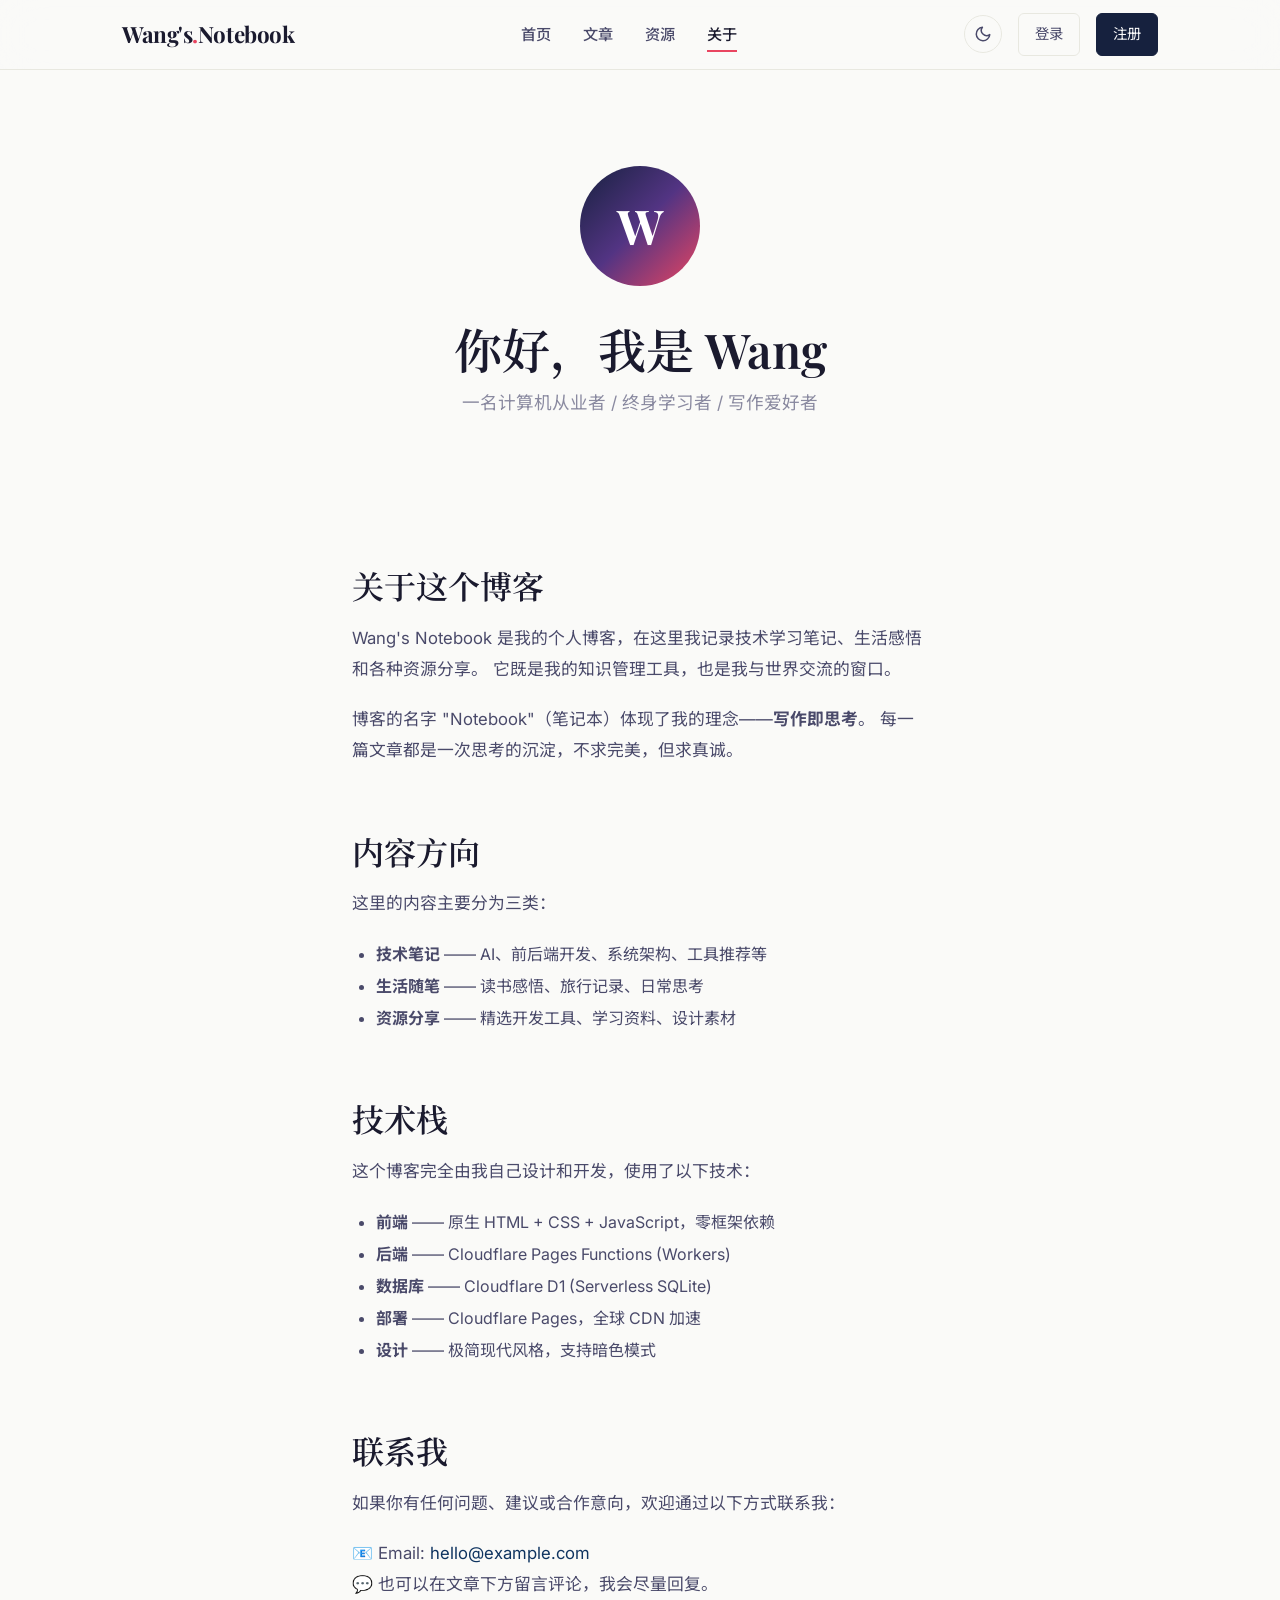
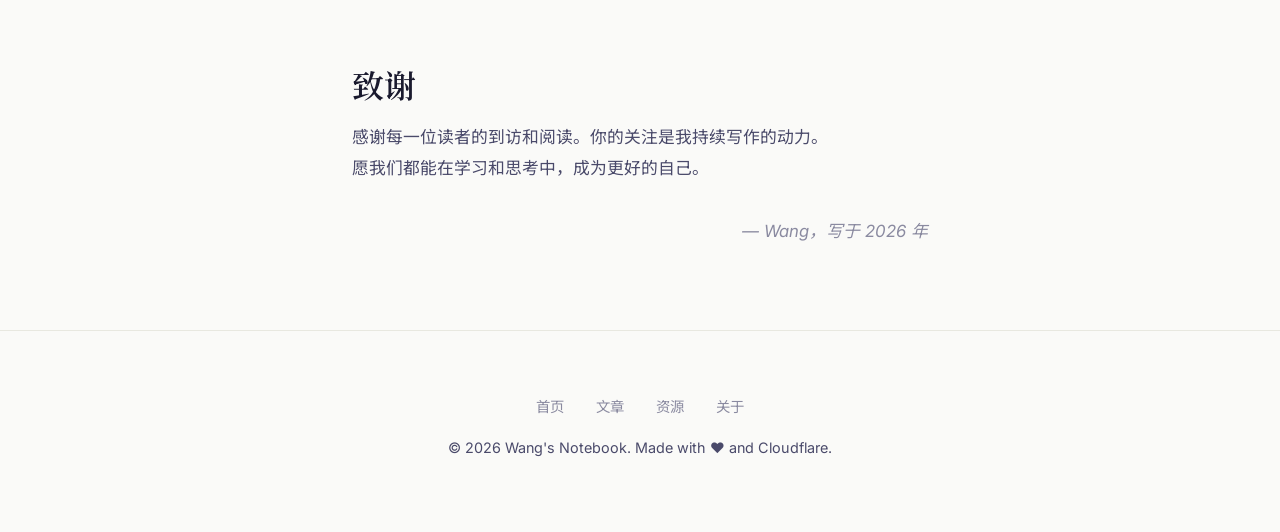
<file: public/about.html>
<!DOCTYPE html>
<html lang="zh-CN">
<head>
    <meta charset="UTF-8">
    <meta name="viewport" content="width=device-width, initial-scale=1.0">
    <title>关于 - Wang's Notebook</title>
    <link rel="preconnect" href="https://fonts.googleapis.com">
    <link rel="preconnect" href="https://fonts.gstatic.com" crossorigin>
    <link href="https://fonts.googleapis.com/css2?family=Inter:wght@400;500;600&family=Playfair+Display:wght@600;700&family=Noto+Serif+SC:wght@600;700&family=Noto+Sans+SC:wght@400;500;700&display=swap" rel="stylesheet">
    <link rel="stylesheet" href="css/style.css">
</head>
<body>
    <!-- Navigation -->
    <nav class="navbar">
        <div class="nav-inner">
            <a href="index.html" class="nav-logo">Wang's<span>.</span>Notebook</a>
            <ul class="nav-links" id="nav-links">
                <li><a href="index.html">首页</a></li>
                <li><a href="posts.html">文章</a></li>
                <li><a href="resources.html">资源</a></li>
                <li><a href="about.html" class="active">关于</a></li>
            </ul>
            <div style="display:flex;align-items:center;gap:1rem">
                <button class="theme-toggle" id="theme-toggle" aria-label="切换主题"></button>
                <div class="nav-user" id="nav-user"></div>
                <button class="mobile-menu-btn" id="mobile-menu-btn" aria-label="菜单">
                    <svg width="24" height="24" viewBox="0 0 24 24" fill="none" stroke="currentColor" stroke-width="2" stroke-linecap="round" stroke-linejoin="round"><line x1="3" y1="12" x2="21" y2="12"/><line x1="3" y1="6" x2="21" y2="6"/><line x1="3" y1="18" x2="21" y2="18"/></svg>
                </button>
            </div>
        </div>
    </nav>

    <!-- About Hero -->
    <section class="about-hero">
        <div class="container">
            <div class="about-avatar">W</div>
            <h1 style="font-size:clamp(2rem,5vw,3rem);margin-bottom:0.5rem">你好，我是 Wang</h1>
            <p style="color:var(--text-tertiary);font-size:1.1rem">一名计算机从业者 / 终身学习者 / 写作爱好者</p>
        </div>
    </section>

    <!-- About Content -->
    <section class="section-sm" style="padding-top:0">
        <div class="container about-content">
            <h2>关于这个博客</h2>
            <p>
                Wang's Notebook 是我的个人博客，在这里我记录技术学习笔记、生活感悟和各种资源分享。
                它既是我的知识管理工具，也是我与世界交流的窗口。
            </p>
            <p>
                博客的名字 "Notebook"（笔记本）体现了我的理念——<strong>写作即思考</strong>。
                每一篇文章都是一次思考的沉淀，不求完美，但求真诚。
            </p>

            <h2>内容方向</h2>
            <p>这里的内容主要分为三类：</p>
            <ul style="color:var(--text-secondary);line-height:2;padding-left:1.5rem">
                <li><strong>技术笔记</strong> —— AI、前后端开发、系统架构、工具推荐等</li>
                <li><strong>生活随笔</strong> —— 读书感悟、旅行记录、日常思考</li>
                <li><strong>资源分享</strong> —— 精选开发工具、学习资料、设计素材</li>
            </ul>

            <h2>技术栈</h2>
            <p>
                这个博客完全由我自己设计和开发，使用了以下技术：
            </p>
            <ul style="color:var(--text-secondary);line-height:2;padding-left:1.5rem">
                <li><strong>前端</strong> —— 原生 HTML + CSS + JavaScript，零框架依赖</li>
                <li><strong>后端</strong> —— Cloudflare Pages Functions (Workers)</li>
                <li><strong>数据库</strong> —— Cloudflare D1 (Serverless SQLite)</li>
                <li><strong>部署</strong> —— Cloudflare Pages，全球 CDN 加速</li>
                <li><strong>设计</strong> —— 极简现代风格，支持暗色模式</li>
            </ul>

            <h2>联系我</h2>
            <p>
                如果你有任何问题、建议或合作意向，欢迎通过以下方式联系我：
            </p>
            <p>
                📧 Email: <a href="mailto:hello@example.com">hello@example.com</a><br>
                💬 也可以在文章下方留言评论，我会尽量回复。
            </p>

            <h2>致谢</h2>
            <p>
                感谢每一位读者的到访和阅读。你的关注是我持续写作的动力。<br>
                愿我们都能在学习和思考中，成为更好的自己。
            </p>
            <p style="text-align:right;margin-top:2rem;font-style:italic;color:var(--text-tertiary)">
                — Wang，写于 2026 年
            </p>
        </div>
    </section>

    <!-- Footer -->
    <footer class="footer">
        <div class="container">
            <div class="footer-links">
                <a href="index.html">首页</a>
                <a href="posts.html">文章</a>
                <a href="resources.html">资源</a>
                <a href="about.html">关于</a>
            </div>
            <p>© 2026 Wang's Notebook. Made with ❤️ and Cloudflare.</p>
        </div>
    </footer>

    <script src="js/main.js"></script>
</body>
</html>
</file>
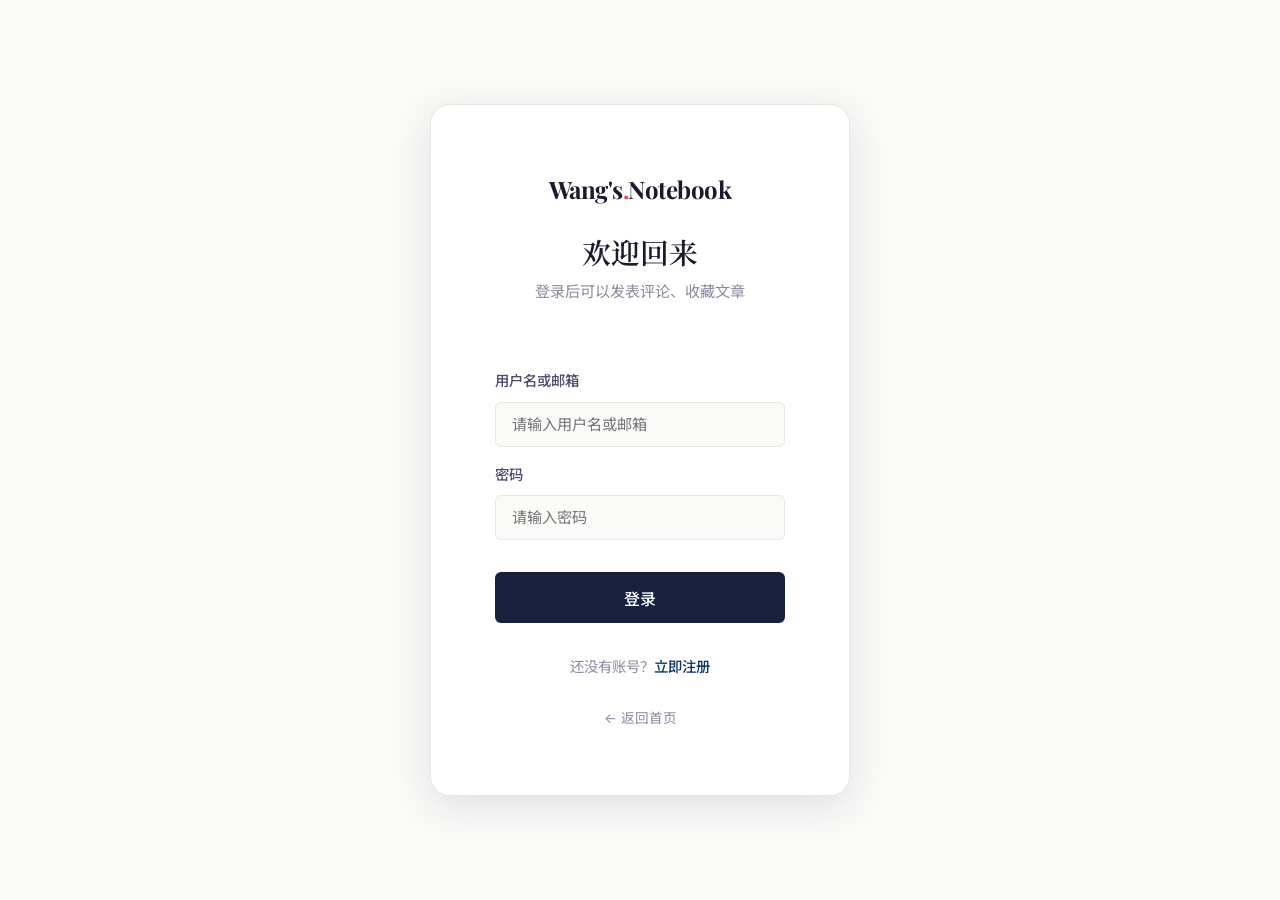
<file: public/login.html>
<!DOCTYPE html>
<html lang="zh-CN">
<head>
    <meta charset="UTF-8">
    <meta name="viewport" content="width=device-width, initial-scale=1.0">
    <title>登录 - Wang's Notebook</title>
    <link rel="preconnect" href="https://fonts.googleapis.com">
    <link rel="preconnect" href="https://fonts.gstatic.com" crossorigin>
    <link href="https://fonts.googleapis.com/css2?family=Inter:wght@400;500;600&family=Playfair+Display:wght@600;700&family=Noto+Serif+SC:wght@600;700&family=Noto+Sans+SC:wght@400;500;700&display=swap" rel="stylesheet">
    <link rel="stylesheet" href="css/style.css">
</head>
<body>
    <div class="auth-page">
        <div class="auth-card">
            <div class="auth-header">
                <a href="index.html" style="font-family:var(--font-serif);font-size:1.5rem;font-weight:700;color:var(--text-primary);letter-spacing:-0.02em">
                    Wang's<span style="color:var(--accent-highlight)">.</span>Notebook
                </a>
                <h1 style="margin-top:1.5rem">欢迎回来</h1>
                <p>登录后可以发表评论、收藏文章</p>
            </div>

            <form id="login-form" onsubmit="handleLogin(event)">
                <div class="form-group">
                    <label for="username">用户名或邮箱</label>
                    <input type="text" id="username" name="username" placeholder="请输入用户名或邮箱" required>
                </div>

                <div class="form-group">
                    <label for="password">密码</label>
                    <input type="password" id="password" name="password" placeholder="请输入密码" required>
                </div>

                <div class="form-error" id="form-error"></div>

                <button type="submit" class="auth-submit" id="submit-btn">登录</button>
            </form>

            <div class="auth-footer">
                还没有账号？<a href="register.html">立即注册</a>
            </div>

            <div style="text-align:center;margin-top:1.5rem">
                <a href="index.html" style="color:var(--text-tertiary);font-size:0.85rem">← 返回首页</a>
            </div>
        </div>
    </div>

    <script src="js/main.js"></script>
    <script>
        async function handleLogin(e) {
            e.preventDefault();

            const username = document.getElementById('username').value.trim();
            const password = document.getElementById('password').value;
            const errorEl = document.getElementById('form-error');
            const submitBtn = document.getElementById('submit-btn');

            errorEl.classList.remove('show');
            submitBtn.disabled = true;
            submitBtn.textContent = '登录中...';

            try {
                const { ok, data } = await apiRequest('/auth/login', {
                    method: 'POST',
                    body: JSON.stringify({ username, password })
                });

                if (ok) {
                    setAuth(data.token, data.user);
                    showToast('登录成功', 'success');

                    // Redirect back or to home
                    const redirectUrl = new URLSearchParams(window.location.search).get('redirect');
                    setTimeout(() => {
                        window.location.href = redirectUrl || 'index.html';
                    }, 500);
                } else {
                    errorEl.textContent = data.error || '登录失败';
                    errorEl.classList.add('show');
                }
            } catch (err) {
                errorEl.textContent = '网络错误，请稍后重试';
                errorEl.classList.add('show');
            } finally {
                submitBtn.disabled = false;
                submitBtn.textContent = '登录';
            }
        }
    </script>
</body>
</html>
</file>
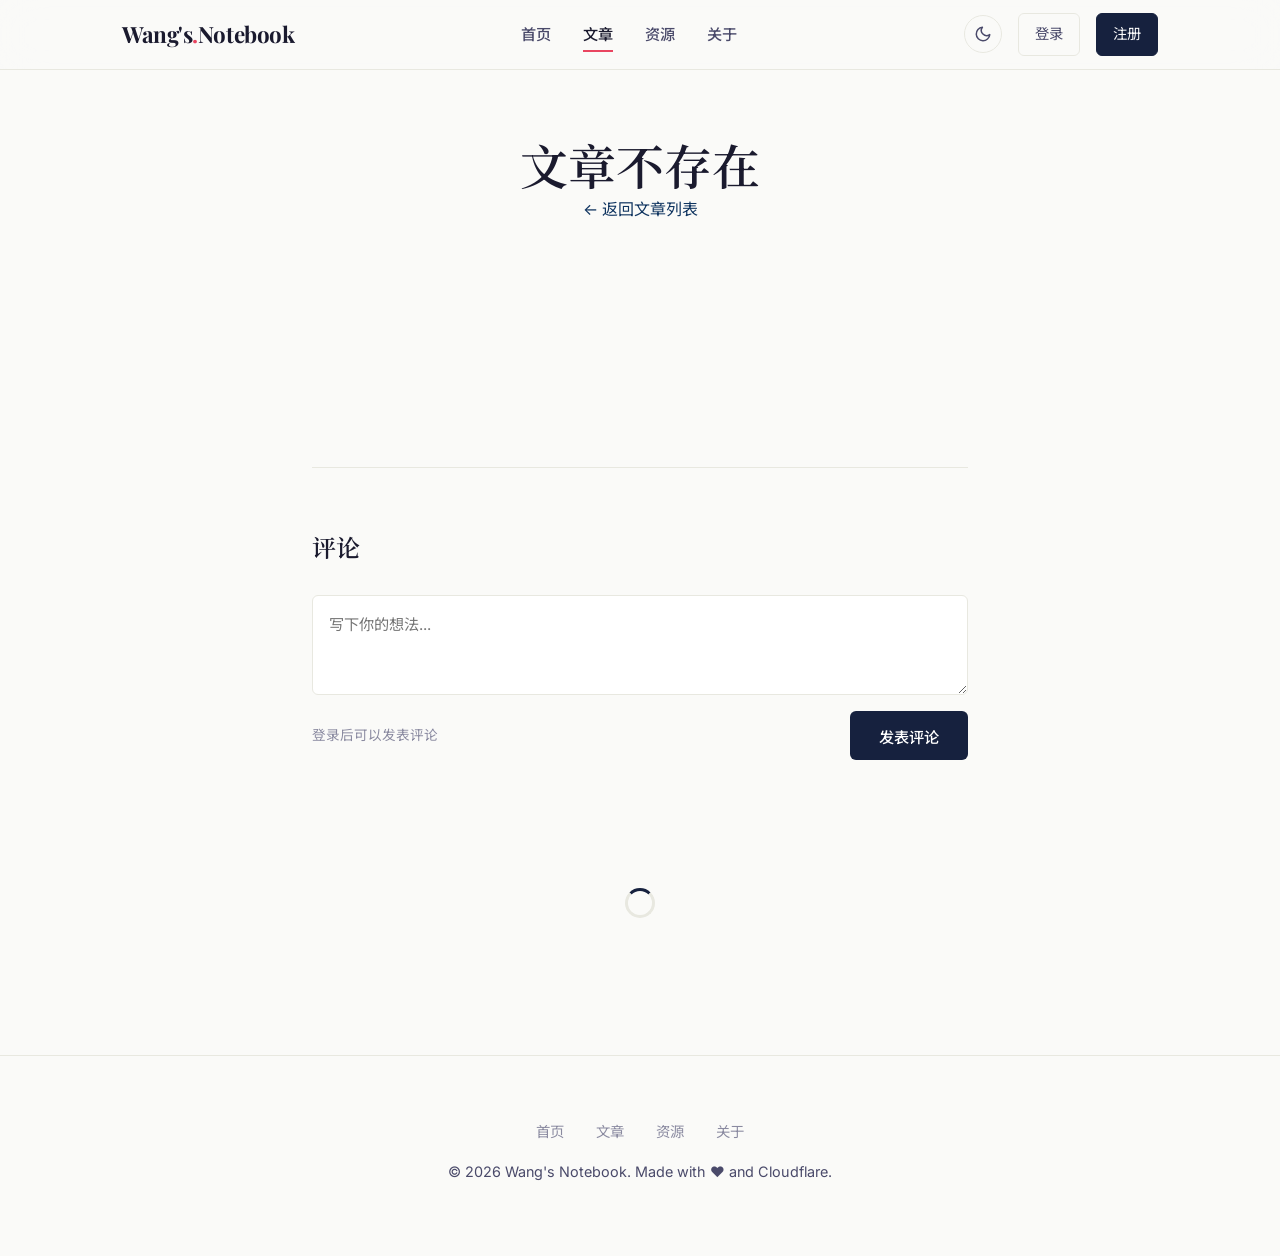
<file: public/post.html>
<!DOCTYPE html>
<html lang="zh-CN">
<head>
    <meta charset="UTF-8">
    <meta name="viewport" content="width=device-width, initial-scale=1.0">
    <title>文章 - Wang's Notebook</title>
    <link rel="preconnect" href="https://fonts.googleapis.com">
    <link rel="preconnect" href="https://fonts.gstatic.com" crossorigin>
    <link href="https://fonts.googleapis.com/css2?family=Inter:wght@400;500;600&family=Playfair+Display:wght@600;700&family=Noto+Serif+SC:wght@600;700&family=Noto+Sans+SC:wght@400;500;700&family=JetBrains+Mono:wght@400;500&display=swap" rel="stylesheet">
    <link rel="stylesheet" href="css/style.css">
</head>
<body>
    <!-- Navigation -->
    <nav class="navbar">
        <div class="nav-inner">
            <a href="index.html" class="nav-logo">Wang's<span>.</span>Notebook</a>
            <ul class="nav-links" id="nav-links">
                <li><a href="index.html">首页</a></li>
                <li><a href="posts.html" class="active">文章</a></li>
                <li><a href="resources.html">资源</a></li>
                <li><a href="about.html">关于</a></li>
            </ul>
            <div style="display:flex;align-items:center;gap:1rem">
                <button class="theme-toggle" id="theme-toggle" aria-label="切换主题"></button>
                <div class="nav-user" id="nav-user"></div>
                <button class="mobile-menu-btn" id="mobile-menu-btn" aria-label="菜单">
                    <svg width="24" height="24" viewBox="0 0 24 24" fill="none" stroke="currentColor" stroke-width="2" stroke-linecap="round" stroke-linejoin="round"><line x1="3" y1="12" x2="21" y2="12"/><line x1="3" y1="6" x2="21" y2="6"/><line x1="3" y1="18" x2="21" y2="18"/></svg>
                </button>
            </div>
        </div>
    </nav>

    <!-- Article -->
    <article class="container">
        <header class="article-header" id="article-header">
            <div class="loading"><div class="loading-spinner"></div></div>
        </header>

        <div class="article-content" id="article-content">
        </div>

        <!-- Comments Section -->
        <section class="comments-section">
            <h2 class="comments-title">评论 <span id="comment-count" style="color:var(--text-tertiary);font-size:1rem;font-weight:400"></span></h2>

            <div class="comment-form" id="comment-form">
                <textarea id="comment-input" placeholder="写下你的想法..."></textarea>
                <div class="comment-form-footer">
                    <span class="hint" id="comment-hint">登录后可以发表评论</span>
                    <button class="btn btn-primary" id="comment-submit" onclick="submitComment()">发表评论</button>
                </div>
            </div>

            <div class="comment-list" id="comment-list">
                <div class="loading"><div class="loading-spinner"></div></div>
            </div>
        </section>
    </article>

    <!-- Footer -->
    <footer class="footer">
        <div class="container">
            <div class="footer-links">
                <a href="index.html">首页</a>
                <a href="posts.html">文章</a>
                <a href="resources.html">资源</a>
                <a href="about.html">关于</a>
            </div>
            <p>© 2026 Wang's Notebook. Made with ❤️ and Cloudflare.</p>
        </div>
    </footer>

    <script src="js/main.js"></script>
    <script>
        let currentPostId = null;
        let currentPostSlug = null;

        // Get slug from URL
        const urlParams = new URLSearchParams(window.location.search);
        currentPostSlug = urlParams.get('slug');

        // Load post
        async function loadPost() {
            if (!currentPostSlug) {
                document.getElementById('article-header').innerHTML = `
                    <h1>文章不存在</h1>
                    <p><a href="posts.html">← 返回文章列表</a></p>
                `;
                return;
            }

            try {
                const { ok, data } = await apiRequest(`/posts/${currentPostSlug}`);

                if (!ok || !data.post) {
                    document.getElementById('article-header').innerHTML = `
                        <h1>文章不存在</h1>
                        <p><a href="posts.html">← 返回文章列表</a></p>
                    `;
                    return;
                }

                const post = data.post;
                currentPostId = post.id;

                // Update page title
                document.title = `${post.title} - Wang's Notebook`;

                // Render header
                document.getElementById('article-header').innerHTML = `
                    <span class="post-category ${getCategoryClass(post.category)}">${getCategoryLabel(post.category)}</span>
                    <h1 class="article-title">${escapeHtml(post.title)}</h1>
                    <div class="article-meta">
                        <span>${formatDate(post.created_at)}</span>
                        <span>·</span>
                        <span>${(post.tags || '').split(',').filter(t => t).map(t => `#${escapeHtml(t.trim())}`).join(' ')}</span>
                    </div>
                `;

                // Render content
                document.getElementById('article-content').innerHTML = renderMarkdown(post.content);

                // Load comments
                loadComments();

            } catch (e) {
                console.error('Failed to load post:', e);
                document.getElementById('article-header').innerHTML = `
                    <h1>加载失败</h1>
                    <p style="color:var(--text-tertiary)">请刷新重试，或检查 API 服务是否正常运行。</p>
                    <p><a href="posts.html">← 返回文章列表</a></p>
                `;
            }
        }

        // Load comments
        async function loadComments() {
            if (!currentPostId) return;

            const listContainer = document.getElementById('comment-list');
            listContainer.innerHTML = '<div class="loading"><div class="loading-spinner"></div></div>';

            // Update comment form based on auth state
            const submitBtn = document.getElementById('comment-submit');
            const hint = document.getElementById('comment-hint');
            const input = document.getElementById('comment-input');

            if (isLoggedIn()) {
                const user = getUser();
                hint.textContent = `以 ${user.username} 的身份评论`;
                input.disabled = false;
                submitBtn.disabled = false;
            } else {
                hint.innerHTML = '请先 <a href="login.html">登录</a> 后发表评论';
                input.disabled = true;
                input.placeholder = '登录后可以发表评论...';
                submitBtn.disabled = true;
            }

            try {
                const { data } = await apiRequest(`/comments?post_id=${currentPostId}`);
                const comments = data.comments || [];

                document.getElementById('comment-count').textContent = `(${comments.length})`;

                if (comments.length === 0) {
                    listContainer.innerHTML = `
                        <div style="text-align:center;padding:2rem;color:var(--text-tertiary)">
                            <p>暂无评论，来抢沙发吧~</p>
                        </div>
                    `;
                    return;
                }

                listContainer.innerHTML = comments.map(comment => `
                    <div class="comment-item">
                        <div class="comment-header">
                            <div class="comment-avatar">${comment.username.charAt(0).toUpperCase()}</div>
                            <div>
                                <div class="comment-author">${escapeHtml(comment.username)}</div>
                                <div class="comment-time">${formatDate(comment.created_at)}</div>
                            </div>
                        </div>
                        <div class="comment-content">${escapeHtml(comment.content).replace(/\n/g, '<br>')}</div>
                    </div>
                `).join('');

            } catch (e) {
                console.error('Failed to load comments:', e);
                listContainer.innerHTML = `
                    <p style="text-align:center;color:var(--text-tertiary)">评论加载失败</p>
                `;
            }
        }

        // Submit comment
        async function submitComment() {
            if (!isLoggedIn()) {
                showToast('请先登录', 'error');
                window.location.href = 'login.html';
                return;
            }

            const input = document.getElementById('comment-input');
            const content = input.value.trim();

            if (!content) {
                showToast('评论内容不能为空', 'error');
                return;
            }

            if (content.length > 1000) {
                showToast('评论不能超过 1000 字', 'error');
                return;
            }

            const submitBtn = document.getElementById('comment-submit');
            submitBtn.disabled = true;
            submitBtn.textContent = '发送中...';

            try {
                const { ok, data } = await apiRequest('/comments', {
                    method: 'POST',
                    body: JSON.stringify({
                        post_id: currentPostId,
                        content: content
                    })
                });

                if (ok) {
                    showToast('评论发布成功', 'success');
                    input.value = '';
                    loadComments();
                } else {
                    showToast(data.error || '评论发布失败', 'error');
                }
            } catch (e) {
                console.error('Failed to submit comment:', e);
                showToast('评论发布失败，请重试', 'error');
            } finally {
                submitBtn.disabled = false;
                submitBtn.textContent = '发表评论';
            }
        }

        // Initialize
        loadPost();
    </script>
</body>
</html>
</file>
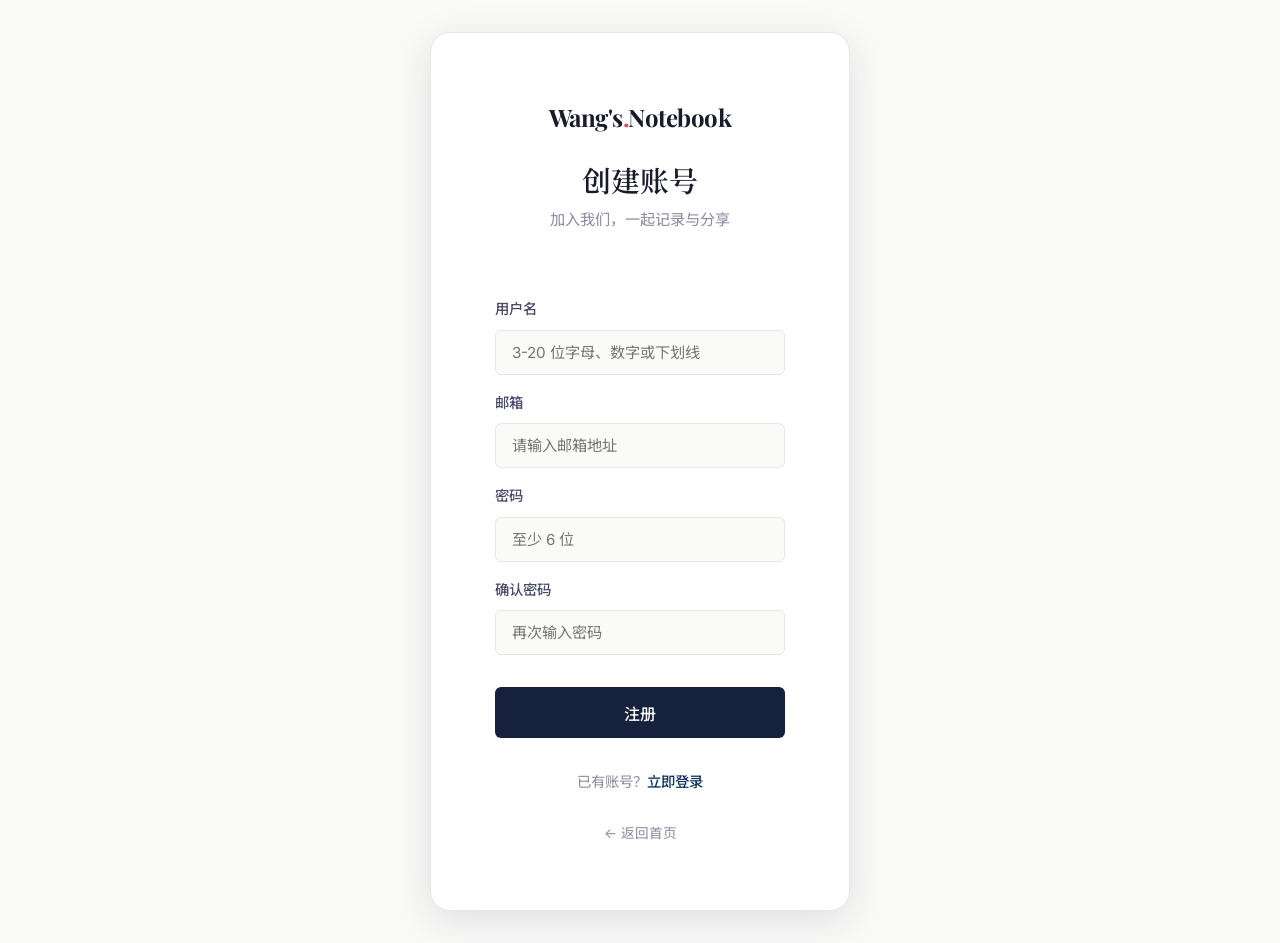
<file: public/register.html>
<!DOCTYPE html>
<html lang="zh-CN">
<head>
    <meta charset="UTF-8">
    <meta name="viewport" content="width=device-width, initial-scale=1.0">
    <title>注册 - Wang's Notebook</title>
    <link rel="preconnect" href="https://fonts.googleapis.com">
    <link rel="preconnect" href="https://fonts.gstatic.com" crossorigin>
    <link href="https://fonts.googleapis.com/css2?family=Inter:wght@400;500;600&family=Playfair+Display:wght@600;700&family=Noto+Serif+SC:wght@600;700&family=Noto+Sans+SC:wght@400;500;700&display=swap" rel="stylesheet">
    <link rel="stylesheet" href="css/style.css">
</head>
<body>
    <div class="auth-page">
        <div class="auth-card">
            <div class="auth-header">
                <a href="index.html" style="font-family:var(--font-serif);font-size:1.5rem;font-weight:700;color:var(--text-primary);letter-spacing:-0.02em">
                    Wang's<span style="color:var(--accent-highlight)">.</span>Notebook
                </a>
                <h1 style="margin-top:1.5rem">创建账号</h1>
                <p>加入我们，一起记录与分享</p>
            </div>

            <form id="register-form" onsubmit="handleRegister(event)">
                <div class="form-group">
                    <label for="username">用户名</label>
                    <input type="text" id="username" name="username" placeholder="3-20 位字母、数字或下划线" required minlength="3" maxlength="20">
                </div>

                <div class="form-group">
                    <label for="email">邮箱</label>
                    <input type="email" id="email" name="email" placeholder="请输入邮箱地址" required>
                </div>

                <div class="form-group">
                    <label for="password">密码</label>
                    <input type="password" id="password" name="password" placeholder="至少 6 位" required minlength="6">
                </div>

                <div class="form-group">
                    <label for="confirm-password">确认密码</label>
                    <input type="password" id="confirm-password" name="confirm-password" placeholder="再次输入密码" required minlength="6">
                </div>

                <div class="form-error" id="form-error"></div>

                <button type="submit" class="auth-submit" id="submit-btn">注册</button>
            </form>

            <div class="auth-footer">
                已有账号？<a href="login.html">立即登录</a>
            </div>

            <div style="text-align:center;margin-top:1.5rem">
                <a href="index.html" style="color:var(--text-tertiary);font-size:0.85rem">← 返回首页</a>
            </div>
        </div>
    </div>

    <script src="js/main.js"></script>
    <script>
        async function handleRegister(e) {
            e.preventDefault();

            const username = document.getElementById('username').value.trim();
            const email = document.getElementById('email').value.trim();
            const password = document.getElementById('password').value;
            const confirmPassword = document.getElementById('confirm-password').value;
            const errorEl = document.getElementById('form-error');
            const submitBtn = document.getElementById('submit-btn');

            errorEl.classList.remove('show');

            // Validation
            if (password !== confirmPassword) {
                errorEl.textContent = '两次输入的密码不一致';
                errorEl.classList.add('show');
                return;
            }

            if (!/^[a-zA-Z0-9_]{3,20}$/.test(username)) {
                errorEl.textContent = '用户名只能包含字母、数字和下划线，长度 3-20 位';
                errorEl.classList.add('show');
                return;
            }

            submitBtn.disabled = true;
            submitBtn.textContent = '注册中...';

            try {
                const { ok, data } = await apiRequest('/auth/register', {
                    method: 'POST',
                    body: JSON.stringify({ username, email, password })
                });

                if (ok) {
                    setAuth(data.token, data.user);
                    showToast('注册成功', 'success');

                    setTimeout(() => {
                        window.location.href = 'index.html';
                    }, 500);
                } else {
                    errorEl.textContent = data.error || '注册失败';
                    errorEl.classList.add('show');
                }
            } catch (err) {
                errorEl.textContent = '网络错误，请稍后重试';
                errorEl.classList.add('show');
            } finally {
                submitBtn.disabled = false;
                submitBtn.textContent = '注册';
            }
        }
    </script>
</body>
</html>
</file>
<file: public/css/style.css>
/* ============================================
   Wang's Notebook - Main Stylesheet
   Design: Minimal Modern | Deep Space Blue | Aurora Teal | Warm White
   ============================================ */

/* ---------- CSS Variables ---------- */
:root {
    /* Colors - Light Mode */
    --bg-primary: #FAFAF8;
    --bg-secondary: #FFFFFF;
    --bg-tertiary: #F5F5F2;
    --text-primary: #1A1A2E;
    --text-secondary: #4A4A6A;
    --text-tertiary: #8A8AA0;
    --accent-blue: #16213E;
    --accent-teal: #0F3460;
    --accent-aurora: #533483;
    --accent-highlight: #E94560;
    --border-color: #E8E8E0;
    --shadow-sm: 0 1px 3px rgba(22, 33, 62, 0.06);
    --shadow-md: 0 4px 20px rgba(22, 33, 62, 0.08);
    --shadow-lg: 0 10px 40px rgba(22, 33, 62, 0.12);

    /* Typography */
    --font-serif: 'Playfair Display', 'Source Han Serif SC', 'Noto Serif SC', Georgia, serif;
    --font-sans: 'Inter', 'Noto Sans SC', -apple-system, BlinkMacSystemFont, 'Segoe UI', sans-serif;
    --font-mono: 'JetBrains Mono', 'Fira Code', monospace;

    /* Spacing */
    --space-xs: 0.5rem;
    --space-sm: 1rem;
    --space-md: 2rem;
    --space-lg: 4rem;
    --space-xl: 6rem;

    /* Layout */
    --max-width: 720px;
    --max-width-wide: 1100px;
    --nav-height: 70px;
    --radius-sm: 6px;
    --radius-md: 12px;
    --radius-lg: 20px;

    /* Transitions */
    --transition-fast: 0.15s ease;
    --transition-normal: 0.3s cubic-bezier(0.4, 0, 0.2, 1);
}

/* ---------- Dark Mode ---------- */
[data-theme="dark"] {
    --bg-primary: #0F0F1A;
    --bg-secondary: #16162A;
    --bg-tertiary: #1E1E35;
    --text-primary: #E8E8F0;
    --text-secondary: #A0A0B8;
    --text-tertiary: #6A6A8A;
    --accent-blue: #2A3F6B;
    --accent-teal: #1A4A7A;
    --accent-aurora: #6B4A9E;
    --accent-highlight: #F06579;
    --border-color: #2A2A45;
    --shadow-sm: 0 1px 3px rgba(0, 0, 0, 0.3);
    --shadow-md: 0 4px 20px rgba(0, 0, 0, 0.4);
    --shadow-lg: 0 10px 40px rgba(0, 0, 0, 0.5);
}

/* ---------- Reset & Base ---------- */
*, *::before, *::after {
    box-sizing: border-box;
    margin: 0;
    padding: 0;
}

html {
    scroll-behavior: smooth;
    font-size: 16px;
}

body {
    font-family: var(--font-sans);
    background-color: var(--bg-primary);
    color: var(--text-primary);
    line-height: 1.7;
    -webkit-font-smoothing: antialiased;
    -moz-osx-font-smoothing: grayscale;
    transition: background-color var(--transition-normal), color var(--transition-normal);
}

a {
    color: var(--accent-teal);
    text-decoration: none;
    transition: color var(--transition-fast);
}

a:hover {
    color: var(--accent-highlight);
}

img {
    max-width: 100%;
    height: auto;
}

/* ---------- Typography ---------- */
h1, h2, h3, h4, h5, h6 {
    font-family: var(--font-serif);
    font-weight: 600;
    line-height: 1.3;
    color: var(--text-primary);
}

h1 { font-size: clamp(2rem, 5vw, 3rem); }
h2 { font-size: clamp(1.5rem, 3.5vw, 2rem); }
h3 { font-size: clamp(1.25rem, 2.5vw, 1.5rem); }
h4 { font-size: 1.2rem; }

p {
    margin-bottom: 1.2rem;
    color: var(--text-secondary);
}

/* ---------- Layout ---------- */
.container {
    max-width: var(--max-width);
    margin: 0 auto;
    padding: 0 var(--space-md);
}

.container-wide {
    max-width: var(--max-width-wide);
    margin: 0 auto;
    padding: 0 var(--space-md);
}

.section {
    padding: var(--space-xl) 0;
}

.section-sm {
    padding: var(--space-lg) 0;
}

/* ---------- Navigation ---------- */
.navbar {
    position: fixed;
    top: 0;
    left: 0;
    right: 0;
    height: var(--nav-height);
    background: rgba(250, 250, 248, 0.85);
    backdrop-filter: blur(20px);
    -webkit-backdrop-filter: blur(20px);
    border-bottom: 1px solid var(--border-color);
    z-index: 100;
    transition: background-color var(--transition-normal), border-color var(--transition-normal);
}

[data-theme="dark"] .navbar {
    background: rgba(15, 15, 26, 0.85);
}

.nav-inner {
    max-width: var(--max-width-wide);
    height: 100%;
    margin: 0 auto;
    padding: 0 var(--space-md);
    display: flex;
    align-items: center;
    justify-content: space-between;
}

.nav-logo {
    font-family: var(--font-serif);
    font-size: 1.4rem;
    font-weight: 700;
    color: var(--text-primary);
    letter-spacing: -0.02em;
}

.nav-logo span {
    color: var(--accent-highlight);
}

.nav-links {
    display: flex;
    align-items: center;
    gap: var(--space-md);
    list-style: none;
}

.nav-links a {
    color: var(--text-secondary);
    font-size: 0.95rem;
    font-weight: 500;
    position: relative;
    padding: var(--space-xs) 0;
}

.nav-links a::after {
    content: '';
    position: absolute;
    bottom: 0;
    left: 0;
    width: 0;
    height: 2px;
    background: var(--accent-highlight);
    transition: width var(--transition-normal);
}

.nav-links a:hover,
.nav-links a.active {
    color: var(--text-primary);
}

.nav-links a:hover::after,
.nav-links a.active::after {
    width: 100%;
}

.theme-toggle {
    background: none;
    border: 1px solid var(--border-color);
    border-radius: 50%;
    width: 38px;
    height: 38px;
    cursor: pointer;
    display: flex;
    align-items: center;
    justify-content: center;
    color: var(--text-secondary);
    transition: all var(--transition-fast);
}

.theme-toggle:hover {
    border-color: var(--accent-highlight);
    color: var(--accent-highlight);
}

.nav-user {
    display: flex;
    align-items: center;
    gap: var(--space-sm);
}

.btn-nav {
    padding: 0.5rem 1rem;
    font-size: 0.9rem;
    border-radius: var(--radius-sm);
    border: 1px solid var(--border-color);
    background: transparent;
    color: var(--text-secondary);
    cursor: pointer;
    transition: all var(--transition-fast);
    font-family: var(--font-sans);
}

.btn-nav:hover {
    border-color: var(--accent-highlight);
    color: var(--accent-highlight);
}

.btn-nav.primary {
    background: var(--accent-blue);
    border-color: var(--accent-blue);
    color: white;
}

.btn-nav.primary:hover {
    background: var(--accent-aurora);
    border-color: var(--accent-aurora);
    color: white;
}

.mobile-menu-btn {
    display: none;
    background: none;
    border: none;
    cursor: pointer;
    color: var(--text-primary);
    padding: var(--space-xs);
}

/* ---------- Hero Section ---------- */
.hero {
    padding: calc(var(--nav-height) + var(--space-xl)) 0 var(--space-xl);
    text-align: center;
    position: relative;
    overflow: hidden;
}

.hero::before {
    content: '';
    position: absolute;
    top: -50%;
    left: 50%;
    transform: translateX(-50%);
    width: 800px;
    height: 800px;
    background: radial-gradient(circle, rgba(83, 52, 131, 0.08) 0%, transparent 70%);
    pointer-events: none;
}

.hero-badge {
    display: inline-block;
    padding: 0.4rem 1rem;
    background: var(--bg-tertiary);
    border: 1px solid var(--border-color);
    border-radius: 100px;
    font-size: 0.85rem;
    color: var(--text-tertiary);
    margin-bottom: var(--space-md);
}

.hero-title {
    font-size: clamp(2.5rem, 7vw, 4.5rem);
    font-weight: 700;
    line-height: 1.15;
    margin-bottom: var(--space-sm);
    letter-spacing: -0.03em;
    background: linear-gradient(135deg, var(--accent-blue) 0%, var(--accent-aurora) 50%, var(--accent-highlight) 100%);
    -webkit-background-clip: text;
    -webkit-text-fill-color: transparent;
    background-clip: text;
}

.hero-subtitle {
    font-size: clamp(1rem, 2vw, 1.2rem);
    color: var(--text-tertiary);
    max-width: 500px;
    margin: 0 auto var(--space-md);
    font-weight: 400;
}

.hero-cta {
    display: flex;
    gap: var(--space-sm);
    justify-content: center;
    flex-wrap: wrap;
}

/* ---------- Buttons ---------- */
.btn {
    display: inline-flex;
    align-items: center;
    gap: 0.5rem;
    padding: 0.85rem 1.8rem;
    font-size: 0.95rem;
    font-weight: 500;
    border-radius: var(--radius-sm);
    border: none;
    cursor: pointer;
    font-family: var(--font-sans);
    transition: all var(--transition-fast);
    text-decoration: none;
}

.btn-primary {
    background: var(--accent-blue);
    color: white;
}

.btn-primary:hover {
    background: var(--accent-aurora);
    color: white;
    transform: translateY(-1px);
    box-shadow: var(--shadow-md);
}

.btn-secondary {
    background: transparent;
    color: var(--text-primary);
    border: 1px solid var(--border-color);
}

.btn-secondary:hover {
    border-color: var(--accent-blue);
    color: var(--accent-blue);
}

/* ---------- Post Cards ---------- */
.posts-grid {
    display: grid;
    gap: var(--space-md);
}

.post-card {
    background: var(--bg-secondary);
    border: 1px solid var(--border-color);
    border-radius: var(--radius-md);
    padding: var(--space-md);
    transition: all var(--transition-normal);
    cursor: pointer;
    display: block;
}

.post-card:hover {
    transform: translateY(-3px);
    box-shadow: var(--shadow-md);
    border-color: transparent;
}

.post-card-meta {
    display: flex;
    align-items: center;
    gap: var(--space-sm);
    margin-bottom: var(--space-sm);
    font-size: 0.85rem;
    color: var(--text-tertiary);
}

.post-category {
    display: inline-block;
    padding: 0.25rem 0.7rem;
    background: var(--bg-tertiary);
    border-radius: 100px;
    font-size: 0.8rem;
    font-weight: 500;
    color: var(--text-secondary);
}

.post-category.tech { color: #2563eb; background: rgba(37, 99, 235, 0.1); }
.post-category.life { color: #059669; background: rgba(5, 150, 105, 0.1); }
.post-category.resource { color: #d97706; background: rgba(217, 119, 6, 0.1); }

.post-card-title {
    font-family: var(--font-serif);
    font-size: 1.4rem;
    font-weight: 600;
    margin-bottom: 0.5rem;
    color: var(--text-primary);
    line-height: 1.4;
}

.post-card-excerpt {
    color: var(--text-secondary);
    font-size: 0.95rem;
    line-height: 1.6;
    margin-bottom: var(--space-sm);
    display: -webkit-box;
    -webkit-line-clamp: 2;
    -webkit-box-orient: vertical;
    overflow: hidden;
}

.post-card-footer {
    display: flex;
    align-items: center;
    justify-content: space-between;
    font-size: 0.85rem;
    color: var(--text-tertiary);
}

/* ---------- Section Headers ---------- */
.section-header {
    text-align: center;
    margin-bottom: var(--space-lg);
}

.section-header h2 {
    font-size: clamp(1.8rem, 4vw, 2.5rem);
    margin-bottom: var(--space-xs);
}

.section-header p {
    color: var(--text-tertiary);
    font-size: 1rem;
}

/* ---------- Article / Post Detail ---------- */
.article-header {
    padding: calc(var(--nav-height) + var(--space-lg)) 0 var(--space-md);
    text-align: center;
}

.article-header .post-category {
    margin-bottom: var(--space-sm);
}

.article-title {
    font-size: clamp(2rem, 5vw, 3rem);
    line-height: 1.25;
    margin-bottom: var(--space-sm);
    letter-spacing: -0.02em;
}

.article-meta {
    display: flex;
    align-items: center;
    justify-content: center;
    gap: var(--space-sm);
    color: var(--text-tertiary);
    font-size: 0.9rem;
}

.article-content {
    padding: var(--space-lg) 0;
}

.article-content h2 {
    margin-top: var(--space-lg);
    margin-bottom: var(--space-sm);
}

.article-content h3 {
    margin-top: var(--space-md);
    margin-bottom: var(--space-xs);
}

.article-content p {
    font-size: 1.05rem;
    line-height: 1.85;
    margin-bottom: 1.5rem;
}

.article-content blockquote {
    border-left: 3px solid var(--accent-highlight);
    padding: var(--space-sm) var(--space-md);
    margin: var(--space-md) 0;
    background: var(--bg-tertiary);
    border-radius: 0 var(--radius-sm) var(--radius-sm) 0;
    font-style: italic;
    color: var(--text-secondary);
}

.article-content ul,
.article-content ol {
    margin-bottom: 1.5rem;
    padding-left: 1.5rem;
    color: var(--text-secondary);
}

.article-content li {
    margin-bottom: 0.5rem;
    line-height: 1.7;
}

.article-content code {
    font-family: var(--font-mono);
    font-size: 0.9em;
    background: var(--bg-tertiary);
    padding: 0.2em 0.5em;
    border-radius: 4px;
    color: var(--accent-highlight);
}

.article-content pre {
    background: var(--accent-blue);
    color: #E8E8F0;
    padding: var(--space-md);
    border-radius: var(--radius-md);
    overflow-x: auto;
    margin: var(--space-md) 0;
    font-family: var(--font-mono);
    font-size: 0.9rem;
    line-height: 1.6;
}

.article-content pre code {
    background: none;
    color: inherit;
    padding: 0;
}

/* ---------- Comments Section ---------- */
.comments-section {
    padding: var(--space-lg) 0;
    border-top: 1px solid var(--border-color);
    margin-top: var(--space-lg);
}

.comments-title {
    font-size: 1.5rem;
    margin-bottom: var(--space-md);
}

.comment-form {
    margin-bottom: var(--space-lg);
}

.comment-form textarea {
    width: 100%;
    min-height: 100px;
    padding: var(--space-sm);
    border: 1px solid var(--border-color);
    border-radius: var(--radius-sm);
    background: var(--bg-secondary);
    color: var(--text-primary);
    font-family: var(--font-sans);
    font-size: 0.95rem;
    resize: vertical;
    transition: border-color var(--transition-fast);
}

.comment-form textarea:focus {
    outline: none;
    border-color: var(--accent-blue);
}

.comment-form-footer {
    display: flex;
    justify-content: space-between;
    align-items: center;
    margin-top: var(--space-xs);
}

.comment-form-footer .hint {
    font-size: 0.85rem;
    color: var(--text-tertiary);
}

.comment-list {
    display: flex;
    flex-direction: column;
    gap: var(--space-md);
}

.comment-item {
    padding: var(--space-sm) var(--space-md);
    background: var(--bg-secondary);
    border: 1px solid var(--border-color);
    border-radius: var(--radius-md);
}

.comment-header {
    display: flex;
    align-items: center;
    gap: var(--space-sm);
    margin-bottom: var(--space-xs);
}

.comment-avatar {
    width: 36px;
    height: 36px;
    border-radius: 50%;
    background: linear-gradient(135deg, var(--accent-blue), var(--accent-aurora));
    display: flex;
    align-items: center;
    justify-content: center;
    color: white;
    font-weight: 600;
    font-size: 0.9rem;
}

.comment-author {
    font-weight: 600;
    color: var(--text-primary);
    font-size: 0.95rem;
}

.comment-time {
    font-size: 0.8rem;
    color: var(--text-tertiary);
}

.comment-content {
    color: var(--text-secondary);
    font-size: 0.95rem;
    line-height: 1.7;
}

/* ---------- Auth Pages ---------- */
.auth-page {
    min-height: 100vh;
    display: flex;
    align-items: center;
    justify-content: center;
    padding: var(--space-md);
    background: var(--bg-primary);
}

.auth-card {
    width: 100%;
    max-width: 420px;
    background: var(--bg-secondary);
    border: 1px solid var(--border-color);
    border-radius: var(--radius-lg);
    padding: var(--space-lg);
    box-shadow: var(--shadow-lg);
}

.auth-header {
    text-align: center;
    margin-bottom: var(--space-lg);
}

.auth-header h1 {
    font-size: 1.8rem;
    margin-bottom: 0.5rem;
}

.auth-header p {
    color: var(--text-tertiary);
    font-size: 0.95rem;
}

.form-group {
    margin-bottom: var(--space-sm);
}

.form-group label {
    display: block;
    margin-bottom: 0.5rem;
    font-size: 0.9rem;
    font-weight: 500;
    color: var(--text-secondary);
}

.form-group input {
    width: 100%;
    padding: 0.75rem 1rem;
    border: 1px solid var(--border-color);
    border-radius: var(--radius-sm);
    background: var(--bg-primary);
    color: var(--text-primary);
    font-family: var(--font-sans);
    font-size: 0.95rem;
    transition: border-color var(--transition-fast);
}

.form-group input:focus {
    outline: none;
    border-color: var(--accent-blue);
}

.form-error {
    color: var(--accent-highlight);
    font-size: 0.85rem;
    margin-top: 0.5rem;
    display: none;
}

.form-error.show {
    display: block;
}

.auth-submit {
    width: 100%;
    padding: 0.85rem;
    margin-top: var(--space-sm);
    background: var(--accent-blue);
    color: white;
    border: none;
    border-radius: var(--radius-sm);
    font-size: 1rem;
    font-weight: 500;
    cursor: pointer;
    font-family: var(--font-sans);
    transition: background var(--transition-fast);
}

.auth-submit:hover {
    background: var(--accent-aurora);
}

.auth-footer {
    text-align: center;
    margin-top: var(--space-md);
    font-size: 0.9rem;
    color: var(--text-tertiary);
}

.auth-footer a {
    color: var(--accent-teal);
    font-weight: 500;
}

/* ---------- Resources Page ---------- */
.resources-grid {
    display: grid;
    grid-template-columns: repeat(auto-fill, minmax(300px, 1fr));
    gap: var(--space-md);
}

.resource-card {
    background: var(--bg-secondary);
    border: 1px solid var(--border-color);
    border-radius: var(--radius-md);
    padding: var(--space-md);
    transition: all var(--transition-normal);
}

.resource-card:hover {
    transform: translateY(-3px);
    box-shadow: var(--shadow-md);
}

.resource-icon {
    width: 48px;
    height: 48px;
    border-radius: var(--radius-sm);
    background: linear-gradient(135deg, var(--accent-blue), var(--accent-aurora));
    display: flex;
    align-items: center;
    justify-content: center;
    margin-bottom: var(--space-sm);
    color: white;
    font-size: 1.5rem;
}

.resource-title {
    font-family: var(--font-serif);
    font-size: 1.2rem;
    font-weight: 600;
    margin-bottom: 0.5rem;
    color: var(--text-primary);
}

.resource-desc {
    color: var(--text-secondary);
    font-size: 0.9rem;
    margin-bottom: var(--space-sm);
    line-height: 1.6;
}

.resource-meta {
    display: flex;
    justify-content: space-between;
    align-items: center;
    padding-top: var(--space-sm);
    border-top: 1px solid var(--border-color);
    font-size: 0.85rem;
    color: var(--text-tertiary);
}

.resource-link {
    display: inline-flex;
    align-items: center;
    gap: 0.3rem;
    color: var(--accent-teal);
    font-weight: 500;
}

.resource-password {
    font-family: var(--font-mono);
    font-size: 0.8rem;
    color: var(--text-tertiary);
    background: var(--bg-tertiary);
    padding: 0.2rem 0.5rem;
    border-radius: 4px;
}

/* ---------- Filter / Category Tabs ---------- */
.category-tabs {
    display: flex;
    gap: var(--space-xs);
    margin-bottom: var(--space-md);
    flex-wrap: wrap;
    justify-content: center;
}

.category-tab {
    padding: 0.5rem 1.2rem;
    background: var(--bg-tertiary);
    border: 1px solid transparent;
    border-radius: 100px;
    font-size: 0.9rem;
    color: var(--text-secondary);
    cursor: pointer;
    transition: all var(--transition-fast);
    font-family: var(--font-sans);
}

.category-tab:hover {
    color: var(--text-primary);
}

.category-tab.active {
    background: var(--accent-blue);
    color: white;
}

/* ---------- Pagination ---------- */
.pagination {
    display: flex;
    justify-content: center;
    gap: var(--space-xs);
    margin-top: var(--space-lg);
}

.pagination button {
    padding: 0.5rem 1rem;
    border: 1px solid var(--border-color);
    background: var(--bg-secondary);
    color: var(--text-secondary);
    border-radius: var(--radius-sm);
    cursor: pointer;
    font-family: var(--font-sans);
    transition: all var(--transition-fast);
}

.pagination button:hover:not(:disabled) {
    border-color: var(--accent-blue);
    color: var(--accent-blue);
}

.pagination button:disabled {
    opacity: 0.4;
    cursor: not-allowed;
}

.pagination button.active {
    background: var(--accent-blue);
    color: white;
    border-color: var(--accent-blue);
}

/* ---------- Footer ---------- */
.footer {
    padding: var(--space-lg) 0;
    border-top: 1px solid var(--border-color);
    text-align: center;
    color: var(--text-tertiary);
    font-size: 0.9rem;
}

.footer p {
    margin-bottom: 0.5rem;
}

.footer-links {
    display: flex;
    justify-content: center;
    gap: var(--space-md);
    margin-bottom: var(--space-sm);
}

.footer-links a {
    color: var(--text-tertiary);
    font-size: 0.9rem;
}

.footer-links a:hover {
    color: var(--accent-highlight);
}

/* ---------- Loading ---------- */
.loading {
    text-align: center;
    padding: var(--space-lg);
    color: var(--text-tertiary);
}

.loading-spinner {
    display: inline-block;
    width: 30px;
    height: 30px;
    border: 3px solid var(--border-color);
    border-top-color: var(--accent-blue);
    border-radius: 50%;
    animation: spin 0.8s linear infinite;
}

@keyframes spin {
    to { transform: rotate(360deg); }
}

/* ---------- Toast / Notification ---------- */
.toast {
    position: fixed;
    top: calc(var(--nav-height) + var(--space-sm));
    right: var(--space-md);
    padding: var(--space-sm) var(--space-md);
    background: var(--bg-secondary);
    border: 1px solid var(--border-color);
    border-radius: var(--radius-sm);
    box-shadow: var(--shadow-lg);
    z-index: 1000;
    transform: translateX(120%);
    transition: transform var(--transition-normal);
    font-size: 0.9rem;
}

.toast.show {
    transform: translateX(0);
}

.toast.success {
    border-left: 3px solid #10b981;
}

.toast.error {
    border-left: 3px solid var(--accent-highlight);
}

/* ---------- About Page ---------- */
.about-hero {
    padding: calc(var(--nav-height) + var(--space-xl)) 0 var(--space-lg);
    text-align: center;
}

.about-avatar {
    width: 120px;
    height: 120px;
    border-radius: 50%;
    background: linear-gradient(135deg, var(--accent-blue), var(--accent-aurora), var(--accent-highlight));
    margin: 0 auto var(--space-md);
    display: flex;
    align-items: center;
    justify-content: center;
    font-family: var(--font-serif);
    font-size: 3rem;
    color: white;
    font-weight: 700;
}

.about-content {
    max-width: 640px;
    margin: 0 auto;
}

.about-content h2 {
    margin-top: var(--space-lg);
    margin-bottom: var(--space-sm);
}

.about-content p {
    font-size: 1.05rem;
    line-height: 1.85;
}

/* ---------- Responsive ---------- */
@media (max-width: 768px) {
    :root {
        --space-md: 1.5rem;
        --space-lg: 2.5rem;
        --space-xl: 3rem;
    }

    .nav-links {
        display: none;
        position: absolute;
        top: var(--nav-height);
        left: 0;
        right: 0;
        flex-direction: column;
        background: var(--bg-secondary);
        padding: var(--space-md);
        border-bottom: 1px solid var(--border-color);
        gap: var(--space-sm);
    }

    .nav-links.open {
        display: flex;
    }

    .nav-links a {
        display: block;
        padding: var(--space-xs) 0;
    }

    .mobile-menu-btn {
        display: block;
    }

    .nav-user {
        display: none;
    }

    .hero {
        padding-top: calc(var(--nav-height) + var(--space-lg));
    }

    .resources-grid {
        grid-template-columns: 1fr;
    }

    .auth-card {
        padding: var(--space-md);
    }

    .comment-form-footer {
        flex-direction: column;
        gap: var(--space-xs);
        align-items: flex-start;
    }

    .comment-form-footer .btn {
        width: 100%;
        justify-content: center;
    }
}

@media (max-width: 480px) {
    .hero-cta {
        flex-direction: column;
        align-items: stretch;
    }

    .btn {
        justify-content: center;
    }

    .category-tabs {
        justify-content: flex-start;
        overflow-x: auto;
        flex-wrap: nowrap;
        padding-bottom: var(--space-xs);
    }
}
</file>
